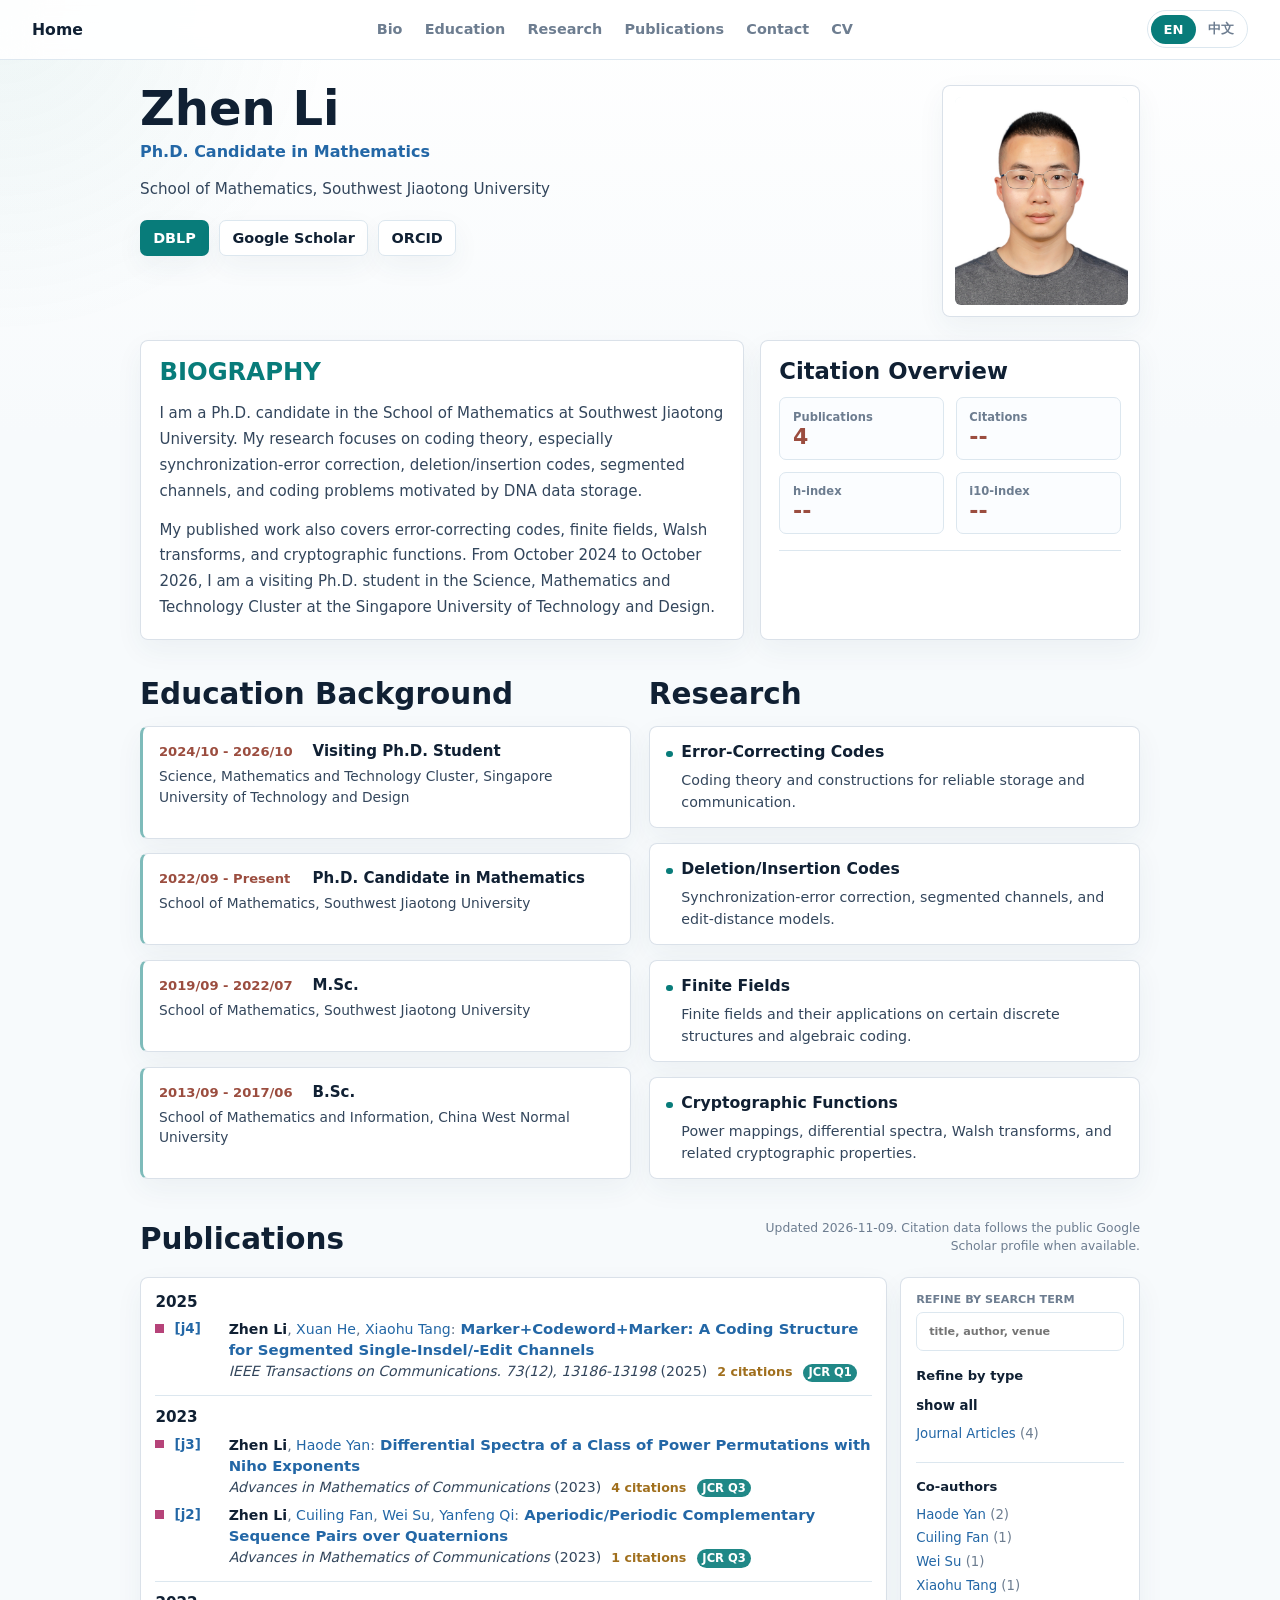
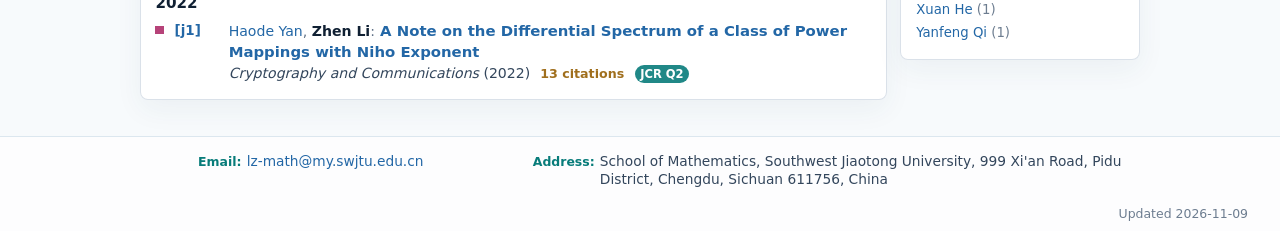
<file: index.html>
<!doctype html>
<html lang="en">
  <head>
    <meta charset="utf-8">
    <meta name="viewport" content="width=device-width, initial-scale=1">
    <meta name="description" content="Academic homepage of Zhen Li, Ph.D. candidate in coding theory and error-correcting codes.">
    <title>Zhen Li | Academic Homepage</title>
    <link rel="stylesheet" href="assets/css/styles.css">
  </head>
  <body>
    <header class="site-header">
      <a class="brand" href="#top" aria-label="Homepage">
        <span id="brand-name">Home</span>
      </a>
      <nav class="nav-links" aria-label="Primary navigation">
        <a href="#bio" data-i18n="navBio">Bio</a>
        <a href="#education" data-i18n="navEducation">Education</a>
        <a href="#research" data-i18n="navResearch">Research</a>
        <a href="#publications" data-i18n="navPublications">Publications</a>
        <a href="#contact" data-i18n="navContact">Contact</a>
        <a href="cv.html?lang=en" id="nav-cv-link">CV</a>
      </nav>
      <div class="language-toggle" aria-label="Language">
        <button class="is-active" type="button" data-lang="en">EN</button>
        <button type="button" data-lang="zh">中文</button>
      </div>
    </header>

    <main id="top">
      <section class="hero section-shell" aria-labelledby="profile-name">
        <div class="hero-copy">
          <h1 id="profile-name">Zhen Li</h1>
          <p class="hero-title" id="profile-title">Ph.D. Candidate in Mathematics</p>
          <p class="hero-summary" id="profile-summary"></p>
          <div class="hero-actions" id="profile-links" aria-label="Profile links"></div>
        </div>
        <aside class="profile-panel" aria-label="Profile snapshot">
          <div class="portrait-wrap">
            <img id="profile-photo" src="assets/img/profile.jpg" alt="Portrait of Zhen Li">
          </div>
          <dl class="quick-facts" id="quick-facts"></dl>
        </aside>
      </section>

      <section class="section-shell bio-citation-shell" id="bio" aria-labelledby="bio-heading">
        <div class="bio-panel">
          <p class="section-kicker solo-heading" id="bio-heading" data-i18n="bioKicker">Biography</p>
          <div class="bio-copy" id="bio-copy"></div>
        </div>
        <aside class="citation-panel" aria-label="Citation overview">
          <div class="citation-head compact">
            <h2 id="metrics-heading" data-i18n="metricsHeading">Citation Overview</h2>
          </div>
          <div class="metric-grid">
            <div>
              <span class="metric-label" data-i18n="metricPublications">Publications</span>
              <span class="metric-value" id="metric-publications">0</span>
            </div>
            <div>
              <span class="metric-label" data-i18n="metricCitations">Citations</span>
              <span class="metric-value" id="metric-citations">--</span>
            </div>
            <div>
              <span class="metric-label" data-i18n="metricHindex">h-index</span>
              <span class="metric-value" id="metric-hindex">--</span>
            </div>
            <div>
              <span class="metric-label" data-i18n="metricI10">i10-index</span>
              <span class="metric-value" id="metric-i10">--</span>
            </div>
          </div>
          <div class="citation-chart" id="citation-year-chart" aria-label="Citations by year"></div>
        </aside>
      </section>

      <section class="section-shell dual-section-shell" aria-label="Education and research">
        <div class="dual-column section-stack" id="education" aria-labelledby="education-heading">
          <div class="section-header">
            <h2 id="education-heading"></h2>
          </div>
          <ul class="detail-list" id="education-list"></ul>
        </div>

        <div class="dual-column section-stack" id="research" aria-labelledby="research-heading">
          <div class="section-header">
            <h2 id="research-heading"></h2>
          </div>
          <ul class="detail-list" id="research-area-list"></ul>
        </div>
      </section>

      <section class="section-shell section-stack publications-section" id="publications" aria-labelledby="publications-heading">
        <div class="section-header publication-header">
          <div>
            <h2 id="publications-heading"></h2>
          </div>
          <div class="updated-note" id="updated-note"></div>
        </div>

        <div class="publication-layout">
          <div class="publication-main" id="publication-main">
            <div class="publication-list" id="publication-list" aria-live="polite"></div>
          </div>
          <aside class="publication-refine" aria-label="Publication refinement tools">
            <label class="search-field dblp-search">
              <span data-i18n="searchLabel">Search</span>
              <input id="publication-search" type="search" placeholder="Title, author, keyword">
            </label>
            <div class="refine-block">
              <h3 data-i18n="refineType">Refine by type</h3>
              <div class="refine-links" id="refine-type"></div>
            </div>
            <div class="refine-block">
              <h3 data-i18n="coauthorsHeading">Co-authors</h3>
              <div class="refine-links static-list" id="refine-coauthor"></div>
            </div>
          </aside>
        </div>
      </section>

      <section class="contact-section" id="contact" aria-labelledby="contact-heading">
        <div class="section-shell contact-inner">
          <div class="contact-heading-wrap">
            <h2 id="contact-heading"></h2>
          </div>
          <div class="contact-links" id="contact-links"></div>
        </div>
      </section>
    </main>

    <footer class="site-footer">
      <span id="footer-year"></span>
    </footer>

    <script src="assets/js/app.js"></script>
  </body>
</html>
</file>
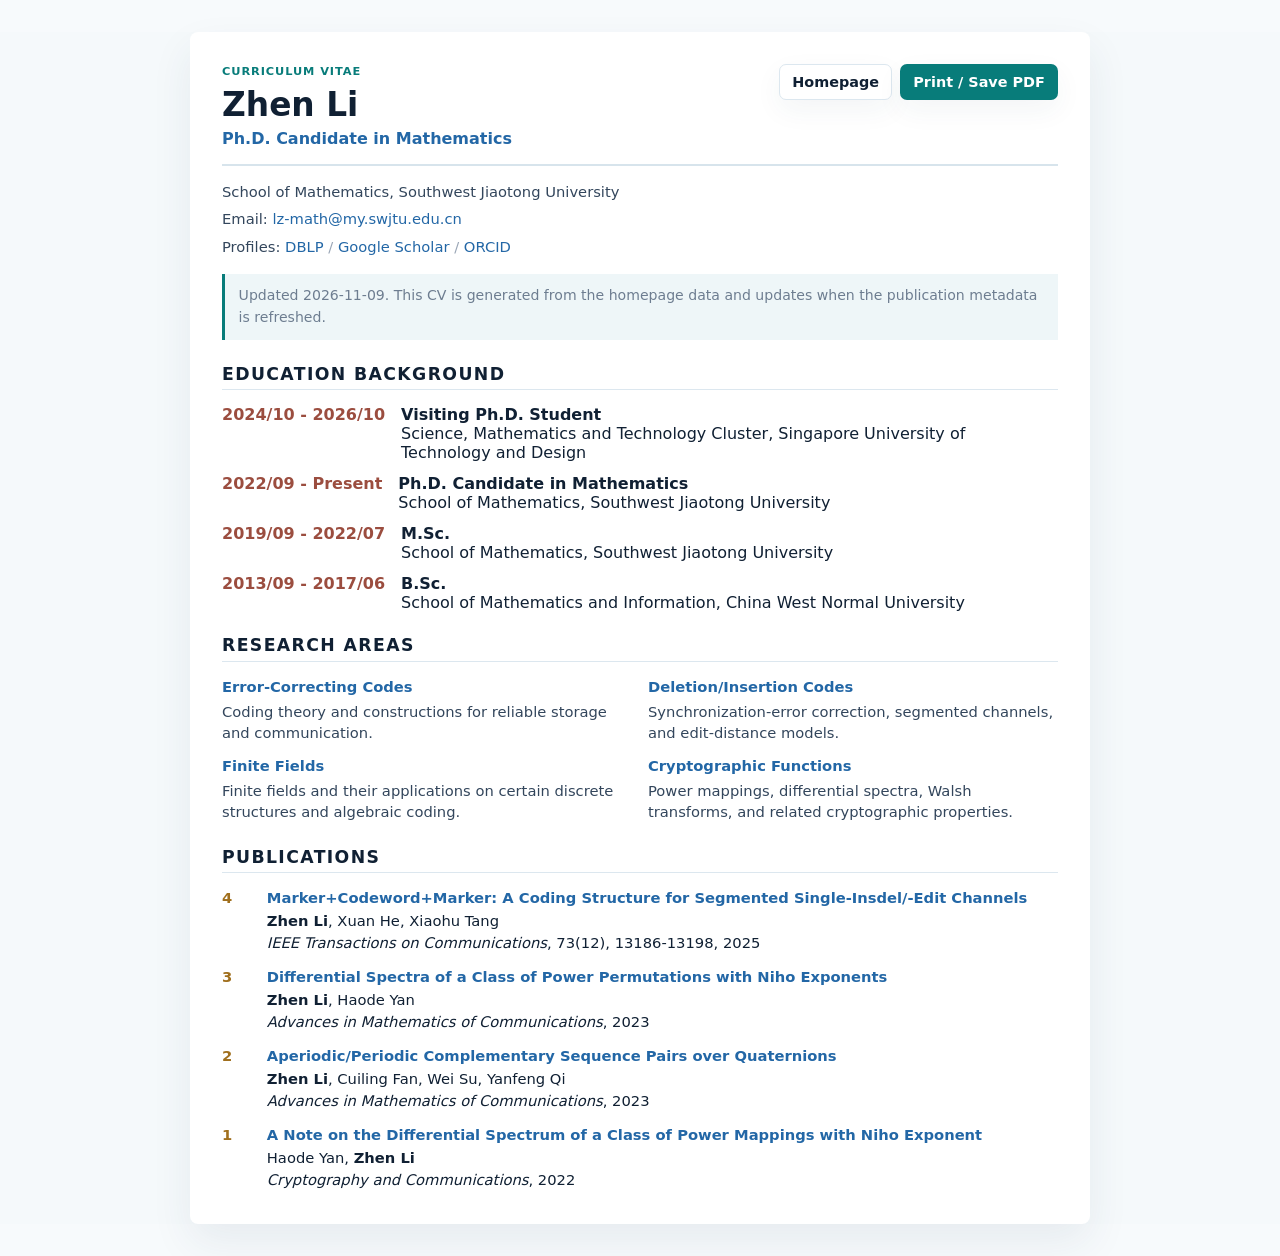
<file: cv.html>
<!doctype html>
<html lang="en">
  <head>
    <meta charset="utf-8">
    <meta name="viewport" content="width=device-width, initial-scale=1">
    <title>Zhen Li | CV</title>
    <link rel="stylesheet" href="assets/css/styles.css">
  </head>
  <body class="cv-page">
    <main class="cv-sheet" id="cv-root">
      <div class="cv-loading">Loading CV...</div>
    </main>
    <script src="assets/js/cv.js"></script>
  </body>
</html>
</file>
<file: assets/css/styles.css>
:root {
  --bg: #f7fafc;
  --surface: #ffffff;
  --surface-soft: #fbfdff;
  --surface-muted: #eef6f8;
  --ink: #102033;
  --ink-soft: #33465c;
  --muted: #6d7d90;
  --line: #dce7ef;
  --line-strong: #cbd9e4;
  --teal: #087c7a;
  --blue: #2367a6;
  --brick: #9b4d3f;
  --gold: #a06f1d;
  --journal: #b64379;
  --conference: #2c6aa3;
  --preprint: #75808b;
  --shadow: 0 18px 42px rgba(38, 64, 88, 0.08);
  --shadow-soft: 0 10px 28px rgba(38, 64, 88, 0.055);
  --radius: 8px;
  font-family: Inter, ui-sans-serif, system-ui, -apple-system, BlinkMacSystemFont, "Segoe UI", sans-serif;
  color: var(--ink);
  background: var(--bg);
}

* {
  box-sizing: border-box;
}

html {
  scroll-behavior: smooth;
}

body {
  margin: 0;
  min-width: 320px;
  color: var(--ink);
  background:
    radial-gradient(circle at top left, rgba(8, 124, 122, 0.07), transparent 21rem),
    linear-gradient(180deg, #ffffff 0, #f7fafc 27rem);
}

a {
  color: inherit;
  text-decoration: none;
}

button,
input {
  font: inherit;
}

h1,
h2,
h3,
p,
dd {
  overflow-wrap: break-word;
}

.section-shell {
  width: min(1000px, calc(100% - 2rem));
  margin: 0 auto;
}

.site-header {
  position: sticky;
  top: 0;
  z-index: 20;
  display: flex;
  align-items: center;
  justify-content: space-between;
  gap: 1rem;
  padding: 0.65rem clamp(1rem, 4vw, 2rem);
  border-bottom: 1px solid rgba(220, 231, 239, 0.92);
  background: rgba(255, 255, 255, 0.88);
  backdrop-filter: blur(18px);
}

.brand {
  display: inline-flex;
  align-items: center;
  gap: 0;
  min-width: 0;
  font-size: 0.98rem;
  font-weight: 800;
  color: var(--ink);
}

.brand-mark {
  display: inline-grid;
  width: 1.95rem;
  height: 1.95rem;
  place-items: center;
  border-radius: 50%;
  color: #fff;
  background: linear-gradient(135deg, var(--teal), var(--blue));
  font-size: 0.76rem;
}

.nav-links {
  display: flex;
  flex-wrap: wrap;
  align-items: center;
  justify-content: center;
  gap: 0.15rem;
}

.nav-links a {
  padding: 0.45rem 0.62rem;
  border-radius: 6px;
  color: var(--muted);
  font-size: 0.9rem;
  font-weight: 650;
}

.nav-links a:hover {
  color: var(--ink);
  background: rgba(29, 79, 140, 0.08);
}

.language-toggle {
  display: inline-flex;
  gap: 0.2rem;
  padding: 0.2rem;
  border: 1px solid var(--line);
  border-radius: 999px;
  background: rgba(255, 255, 255, 0.92);
}

.language-toggle button {
  min-width: 2.8rem;
  min-height: 1.85rem;
  border: 0;
  border-radius: 999px;
  color: var(--muted);
  background: transparent;
  cursor: pointer;
  font-size: 0.82rem;
  font-weight: 750;
}

.language-toggle button.is-active {
  color: #fff;
  background: var(--teal);
}

.hero {
  display: grid;
  grid-template-columns: minmax(0, 1fr) 12.35rem;
  gap: clamp(1.5rem, 4vw, 2.6rem);
  align-items: start;
  padding: 1.55rem 0 1.45rem;
}

.eyebrow,
.section-kicker,
.cv-kicker {
  margin: 0 0 0.7rem;
  color: var(--teal);
  font-size: 0.71rem;
  font-weight: 850;
  letter-spacing: 0.08em;
  text-transform: uppercase;
}

h1 {
  margin: 0;
  font-size: clamp(2.2rem, 4vw, 3rem);
  line-height: 0.98;
}

h2 {
  margin: 0;
  font-size: clamp(1.35rem, 2.3vw, 1.9rem);
  line-height: 1.08;
}

h3 {
  margin: 0;
  font-size: 0.98rem;
  line-height: 1.35;
}

.hero-title {
  margin: 0.68rem 0 0;
  color: var(--blue);
  font-size: 1rem;
  font-weight: 720;
}

.hero-summary {
  margin: 0.95rem 0 0;
  max-width: 42rem;
  color: var(--ink-soft);
  font-size: 0.95rem;
  line-height: 1.62;
}

.hero-actions {
  display: flex;
  flex-wrap: wrap;
  gap: 0.65rem;
  margin-top: 1.2rem;
}

.contact-links {
  display: grid;
  gap: 0.75rem;
  margin-top: 0;
}

.button-link {
  display: inline-flex;
  align-items: center;
  justify-content: center;
  min-height: 2.25rem;
  padding: 0.48rem 0.76rem;
  border: 1px solid var(--line);
  border-radius: 7px;
  background: var(--surface);
  color: var(--ink);
  font-size: 0.9rem;
  font-weight: 700;
  box-shadow: var(--shadow-soft);
}

.button-link.primary {
  border-color: transparent;
  color: #fff;
  background: var(--teal);
}

.button-link:hover {
  transform: translateY(-1px);
  box-shadow: 0 14px 28px rgba(23, 32, 44, 0.1);
}

.profile-panel,
.bio-panel,
.citation-panel,
.education-card,
.research-area,
.publication-main,
.publication-refine {
  border: 1px solid rgba(216, 224, 232, 0.94);
  border-radius: var(--radius);
  background: rgba(255, 255, 255, 0.92);
  box-shadow: var(--shadow-soft);
}

.profile-panel {
  padding: 0.7rem;
}

.portrait-wrap {
  aspect-ratio: 4 / 4.8;
  overflow: hidden;
  border-radius: 6px;
  background: var(--surface-muted);
}

.portrait-wrap img {
  display: block;
  width: 100%;
  height: 100%;
  object-fit: cover;
  object-position: 50% 16%;
}

.quick-facts {
  display: grid;
  gap: 0.58rem;
  margin: 0.78rem 0 0;
}

.quick-facts:empty {
  display: none;
}

.quick-facts div {
  display: grid;
  grid-template-columns: 4.5rem minmax(0, 1fr);
  gap: 0.55rem;
  align-items: baseline;
  padding-top: 0.62rem;
  border-top: 1px solid var(--line);
}

.quick-facts dt {
  color: var(--muted);
  font-size: 0.69rem;
  font-weight: 800;
  text-transform: uppercase;
}

.quick-facts dd {
  margin: 0;
  color: var(--ink);
  font-size: 0.84rem;
  line-height: 1.45;
  font-weight: 620;
}

.quick-facts a,
.pub-title-link,
.dblp-links a,
.dblp-authors a,
.cv-publication a,
.cv-contact a {
  color: var(--blue);
}

.quick-facts a:hover,
.pub-title-link:hover,
.dblp-links a:hover,
.dblp-authors a:hover,
.cv-publication a:hover,
.cv-contact a:hover {
  text-decoration: underline;
}

.bio-citation-shell {
  display: grid;
  grid-template-columns: minmax(0, 1.35fr) minmax(16rem, 0.85fr);
  gap: 1rem;
  align-items: stretch;
}

.bio-panel,
.citation-panel {
  height: 100%;
  padding: 1.1rem 1.15rem;
}

.bio-copy {
  display: grid;
  gap: 0.8rem;
  margin-top: 1rem;
}

.bio-copy p {
  margin: 0;
  color: var(--ink-soft);
  font-size: 0.94rem;
  line-height: 1.72;
}

.solo-heading {
  margin-bottom: 0.85rem;
  font-size: 1.52rem;
  line-height: 1.1;
  letter-spacing: 0;
}

.citation-head {
  display: flex;
  align-items: start;
  justify-content: flex-start;
  gap: 0.8rem;
  margin-bottom: 0.9rem;
}

.citation-head.compact h2 {
  font-size: 1.42rem;
}

.metric-grid {
  display: grid;
  grid-template-columns: repeat(2, minmax(0, 1fr));
  gap: 0.7rem;
}

.metric-grid div {
  display: grid;
  gap: 0.15rem;
  padding: 0.7rem 0.8rem;
  border: 1px solid var(--line);
  border-radius: 7px;
  background: var(--surface-soft);
}

.metric-label {
  color: var(--muted);
  font-size: 0.72rem;
  font-weight: 700;
}

.metric-value {
  color: var(--brick);
  font-size: 1.38rem;
  line-height: 1;
  font-weight: 820;
}

.citation-chart {
  margin-top: 0.95rem;
  padding-top: 0.9rem;
  border-top: 1px solid var(--line);
}

.chart-bars {
  display: grid;
  grid-template-columns: repeat(5, minmax(0, 1fr));
  gap: 0.55rem;
  height: 7.5rem;
  align-items: end;
}

.chart-bar {
  display: grid;
  grid-template-rows: auto 1fr auto;
  gap: 0.25rem;
  height: 100%;
  text-align: center;
}

.chart-value {
  color: var(--blue);
  font-size: 0.72rem;
  font-weight: 760;
}

.chart-bar i {
  display: block;
  align-self: end;
  width: 100%;
  border-radius: 5px 5px 2px 2px;
  background: linear-gradient(180deg, #2f6fb0, var(--teal));
}

.chart-year {
  color: var(--muted);
  font-size: 0.68rem;
  font-weight: 700;
}

.section-stack {
  padding: 2.45rem 0 0;
}

.dual-section-shell {
  display: grid;
  grid-template-columns: repeat(2, minmax(0, 1fr));
  gap: 1.1rem;
  align-items: stretch;
}

.dual-column {
  min-width: 0;
  display: flex;
  flex-direction: column;
}

.section-header {
  display: grid;
  gap: 0.2rem;
  margin-bottom: 0.95rem;
}

.publication-header {
  display: flex;
  align-items: end;
  justify-content: space-between;
  gap: 1rem;
  margin-bottom: 1.35rem;
}

.updated-note {
  max-width: 25rem;
  color: var(--muted);
  font-size: 0.77rem;
  line-height: 1.5;
  text-align: right;
}

.detail-list {
  display: grid;
  gap: 0.9rem;
  margin: 0;
  padding: 0;
  list-style: none;
  flex: 1;
}

.detail-item {
  padding: 0.9rem 1rem;
  border: 1px solid rgba(216, 224, 232, 0.94);
  border-radius: var(--radius);
  background: rgba(255, 255, 255, 0.92);
  box-shadow: var(--shadow-soft);
}

.detail-item-head {
  display: flex;
  align-items: baseline;
  gap: 0.55rem;
}

.detail-bullet {
  width: 0.42rem;
  height: 0.42rem;
  flex: 0 0 auto;
  border-radius: 50%;
  background: var(--teal);
}

.detail-item-title {
  color: var(--ink);
  font-size: 0.98rem;
  font-weight: 760;
  line-height: 1.4;
}

.detail-item-meta {
  margin: 0.28rem 0 0;
  padding-left: 0.97rem;
  color: var(--brick);
  font-size: 0.8rem;
  font-weight: 760;
}

.detail-item-copy {
  margin-top: 0.36rem;
  padding-left: 0.97rem;
  color: var(--ink-soft);
  font-size: 0.89rem;
  line-height: 1.55;
}

.education-item {
  padding: 0.88rem 1rem;
  border-left: 3px solid rgba(8, 124, 122, 0.52);
}

.education-line {
  display: grid;
  grid-template-columns: minmax(8.6rem, auto) minmax(0, 1fr);
  gap: 1rem;
  align-items: baseline;
}

.education-years {
  color: var(--brick);
  font-size: 0.82rem;
  font-weight: 780;
  white-space: nowrap;
}

.education-degree {
  color: var(--ink);
  font-size: 0.94rem;
  font-weight: 760;
  line-height: 1.35;
}

.education-school {
  margin-top: 0.3rem;
  padding-left: 0;
  font-size: 0.86rem;
  line-height: 1.5;
}

.publications-section {
  padding-bottom: 0;
}

.publication-layout {
  display: grid;
  grid-template-columns: minmax(0, 1fr) 15rem;
  gap: 0.8rem;
  align-items: start;
}

.publication-main {
  padding: 0.85rem 0.9rem 0.95rem;
}

.publication-refine {
  position: sticky;
  top: 4.65rem;
  padding: 0.95rem;
}

.publication-list {
  display: grid;
  gap: 0.8rem;
}

.dblp-search {
  display: grid;
  gap: 0.35rem;
  margin-bottom: 1rem;
  color: var(--muted);
  font-size: 0.7rem;
  font-weight: 850;
  text-transform: uppercase;
}

.dblp-search input {
  width: 100%;
  min-height: 2.45rem;
  padding: 0.62rem 0.75rem;
  border: 1px solid var(--line);
  border-radius: 7px;
  color: var(--ink);
  background: #fff;
  outline: none;
}

.dblp-search input:focus {
  border-color: var(--blue);
  box-shadow: 0 0 0 3px rgba(29, 79, 140, 0.1);
}

.refine-block + .refine-block {
  margin-top: 1rem;
  padding-top: 0.95rem;
  border-top: 1px solid var(--line);
}

.refine-block h3 {
  margin-bottom: 0.55rem;
  color: var(--ink);
  font-size: 0.82rem;
  font-weight: 760;
}

.refine-links {
  display: grid;
  gap: 0.18rem;
}

.static-list {
  gap: 0.24rem;
}

.refine-link {
  display: block;
  padding: 0.15rem 0;
  border: 0;
  color: var(--blue);
  background: transparent;
  cursor: pointer;
  font-size: 0.83rem;
  line-height: 1.5;
  text-align: left;
}

.refine-link span {
  color: var(--muted);
}

.refine-link.is-active {
  color: var(--ink);
  font-weight: 760;
}

.static-link {
  padding: 0;
}

.dblp-year-group + .dblp-year-group {
  padding-top: 0.7rem;
  border-top: 1px solid var(--line);
}

.dblp-year-group h3 {
  margin-bottom: 0.42rem;
  color: var(--ink);
  font-size: 0.95rem;
  font-weight: 780;
}

.dblp-year-list {
  display: grid;
  gap: 0.42rem;
}

.dblp-row {
  display: grid;
  grid-template-columns: 0.62rem 2.8rem minmax(0, 1fr);
  gap: 0.58rem;
  align-items: start;
}

.dblp-marker {
  width: 0.54rem;
  height: 0.54rem;
  margin-top: 0.32rem;
  background: var(--preprint);
}

.dblp-marker.type-journal {
  background: var(--journal);
}

.dblp-marker.type-conference {
  background: var(--conference);
}

.dblp-marker.type-preprint,
.dblp-marker.type-other {
  background: var(--preprint);
}

.dblp-label {
  color: var(--blue);
  font-size: 0.84rem;
  font-weight: 700;
  line-height: 1.45;
}

.dblp-entry {
  min-width: 0;
}

.dblp-titleline {
  display: inline;
}

.dblp-authors,
.dblp-venue,
.dblp-links {
  font-size: 0.88rem;
  line-height: 1.42;
}

.dblp-authors {
  color: #617287;
}

.dblp-authors strong {
  color: var(--ink);
  font-weight: 780;
}

.dblp-title {
  display: inline;
  margin-top: 0;
  color: var(--ink);
  font-size: 0.93rem;
  line-height: 1.42;
  font-weight: 760;
}

.dblp-venue {
  margin-top: 0.08rem;
  color: var(--ink-soft);
}

.dblp-citations {
  display: inline-block;
  margin-left: 0.35rem;
  color: var(--gold);
  font-size: 0.79rem;
  font-style: normal;
  font-weight: 720;
  white-space: nowrap;
}

.jcr-badge {
  display: inline-flex;
  align-items: center;
  margin-left: 0.38rem;
  padding: 0.06rem 0.34rem;
  border-radius: 999px;
  color: #fff;
  background: rgba(8, 124, 122, 0.9);
  font-size: 0.72rem;
  font-style: normal;
  font-weight: 760;
  white-space: nowrap;
}

.dblp-links {
  margin-top: 0.12rem;
  color: var(--blue);
  font-size: 0.8rem;
  font-weight: 700;
}

.link-dot {
  color: #9aa6b6;
}

.empty-state {
  padding: 1.1rem;
  border: 1px dashed var(--line-strong);
  border-radius: 7px;
  color: var(--muted);
  background: var(--surface-soft);
  font-size: 0.92rem;
}

.contact-section {
  margin-top: 2.25rem;
  border-top: 1px solid var(--line);
  background: rgba(255, 255, 255, 0.72);
  color: var(--ink);
}

.contact-inner {
  display: grid;
  grid-template-columns: 1fr;
  gap: 0;
  align-items: center;
  justify-items: center;
  width: min(1000px, calc(100% - 2rem));
  padding: 0.9rem 0 0.72rem;
}

.contact-heading-wrap {
  display: none;
}

.contact-section .section-kicker {
  color: #78e2bb;
}

.contact-section .button-link {
  border-color: rgba(255, 255, 255, 0.12);
  color: #fff;
  background: rgba(255, 255, 255, 0.06);
  box-shadow: none;
}

.contact-card {
  min-height: 0;
  display: flex;
  gap: 0.32rem;
  align-items: baseline;
  justify-content: center;
  padding: 0;
  border: 0;
  border-radius: 0;
  background: transparent;
}

.contact-label {
  margin: 0;
  color: var(--teal);
  font-size: 0.78rem;
  font-weight: 780;
  letter-spacing: 0;
  text-transform: none;
  white-space: nowrap;
}

.contact-label::after {
  content: ":";
}

.contact-value {
  color: var(--ink-soft);
  font-size: 0.86rem;
  line-height: 1.35;
}

.contact-value a {
  color: var(--blue);
}

.contact-links {
  width: 100%;
  display: grid;
  grid-template-columns: 0.72fr 1.28fr;
  gap: clamp(1.2rem, 5vw, 3.2rem);
  align-items: baseline;
}

.site-footer {
  display: flex;
  justify-content: flex-end;
  gap: 1rem;
  padding: 0.35rem clamp(1rem, 4vw, 2rem) 0.65rem;
  color: var(--muted);
  background: rgba(255, 255, 255, 0.72);
  font-size: 0.78rem;
}

.cv-page {
  background: #f5f9fb;
}

.cv-sheet {
  width: min(900px, calc(100% - 2rem));
  margin: 2rem auto;
  padding: 2rem;
  border-radius: var(--radius);
  background: #fff;
  box-shadow: var(--shadow);
}

.cv-header {
  display: flex;
  justify-content: space-between;
  gap: 1rem;
  padding-bottom: 1rem;
  border-bottom: 2px solid #d7e4ec;
}

.cv-header h1 {
  font-size: 2.05rem;
}

.cv-title {
  margin: 0.45rem 0 0;
  color: var(--blue);
  font-weight: 720;
}

.cv-actions {
  display: flex;
  gap: 0.5rem;
  align-items: start;
}

.cv-contact {
  display: grid;
  gap: 0.35rem;
  margin-top: 0.95rem;
  color: var(--ink-soft);
  font-size: 0.92rem;
  line-height: 1.5;
}

.cv-note {
  margin: 1rem 0 0;
  padding: 0.7rem 0.85rem;
  border-left: 3px solid var(--teal);
  color: var(--muted);
  background: var(--surface-muted);
  font-size: 0.88rem;
  line-height: 1.55;
}

.cv-section {
  margin-top: 1.55rem;
}

.cv-section h2 {
  max-width: none;
  font-size: 1.08rem;
  text-transform: uppercase;
  letter-spacing: 0.08em;
  border-bottom: 1px solid var(--line);
  padding-bottom: 0.35rem;
}

.cv-list {
  display: grid;
  gap: 0.75rem;
  margin-top: 0.9rem;
}

.cv-row {
  display: grid;
  grid-template-columns: minmax(9.4rem, max-content) minmax(0, 1fr);
  gap: 1rem;
}

.cv-date {
  color: var(--brick);
  font-weight: 780;
  white-space: nowrap;
}

.cv-areas {
  display: grid;
  grid-template-columns: repeat(2, minmax(0, 1fr));
  gap: 0.7rem 1rem;
  margin-top: 0.9rem;
}

.cv-area {
  display: grid;
  gap: 0.24rem;
  font-size: 0.92rem;
  line-height: 1.45;
}

.cv-area strong {
  color: var(--blue);
}

.cv-area span {
  color: var(--ink-soft);
}

.cv-publication {
  display: grid;
  grid-template-columns: 2rem minmax(0, 1fr);
  gap: 0.8rem;
  font-size: 0.92rem;
  line-height: 1.52;
}

.cv-pub-number {
  color: var(--gold);
  font-weight: 800;
}

.cv-pub-links {
  margin-top: 0.18rem;
  font-weight: 720;
}

.cv-loading {
  color: var(--muted);
}

@media print {
  body {
    background: #fff;
  }

  .site-header,
  .cv-actions {
    display: none;
  }

  .cv-sheet {
    width: auto;
    margin: 0;
    padding: 0;
    box-shadow: none;
  }
}

@media (max-width: 980px) {
  .publication-layout,
  .bio-citation-shell,
  .contact-inner,
  .dual-section-shell {
    grid-template-columns: 1fr;
  }

  .publication-refine {
    position: static;
  }

  .updated-note {
    max-width: none;
    text-align: left;
  }

  .contact-links {
    grid-template-columns: 1fr;
  }
}

@media (max-width: 860px) {
  .site-header {
    align-items: flex-start;
    flex-direction: column;
  }

  .nav-links {
    justify-content: flex-start;
  }

  .hero {
    grid-template-columns: 1fr;
    padding-top: 1.7rem;
  }

  .profile-panel {
    width: min(15rem, 100%);
  }

  .cv-areas {
    grid-template-columns: 1fr;
  }

  .contact-inner {
    gap: 1.5rem;
  }
}

@media (max-width: 560px) {
  .section-shell,
  .cv-sheet {
    width: min(1000px, calc(100% - 1.25rem));
  }

  .hero-actions .button-link {
    flex: 1 1 calc(50% - 0.5rem);
  }

  .hero-actions .button-link:first-child {
    flex-basis: 100%;
  }

  .cv-row,
  .cv-publication,
  .site-footer,
  .cv-header,
  .section-header,
  .dblp-row {
    grid-template-columns: 1fr;
  }

  .section-header,
  .site-footer,
  .cv-header {
    flex-direction: column;
    align-items: flex-start;
  }

  .publication-header {
    display: grid;
    justify-content: stretch;
  }

  .metric-grid {
    grid-template-columns: 1fr 1fr;
  }

  .chart-bars {
    gap: 0.35rem;
  }

  .dblp-marker {
    margin-top: 0;
  }

  .dblp-label {
    margin-top: -0.15rem;
  }
}
</file>
